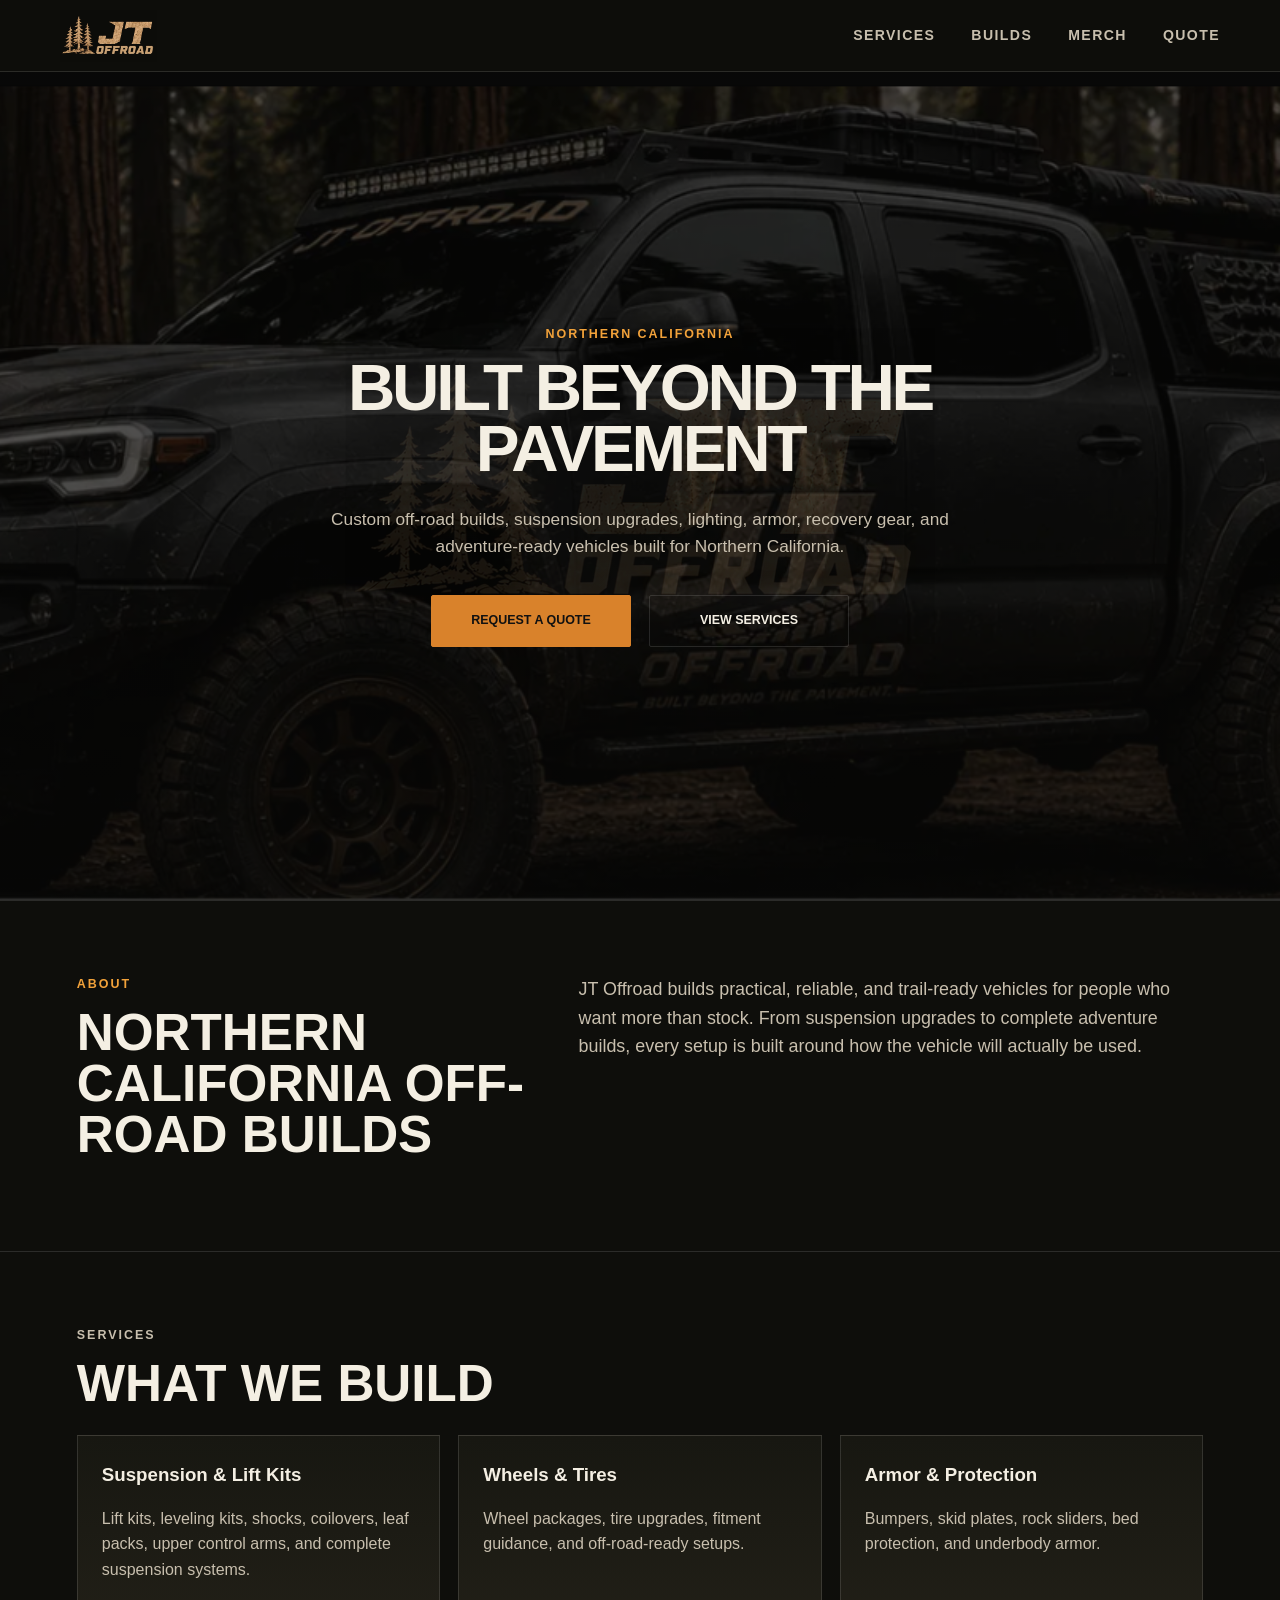
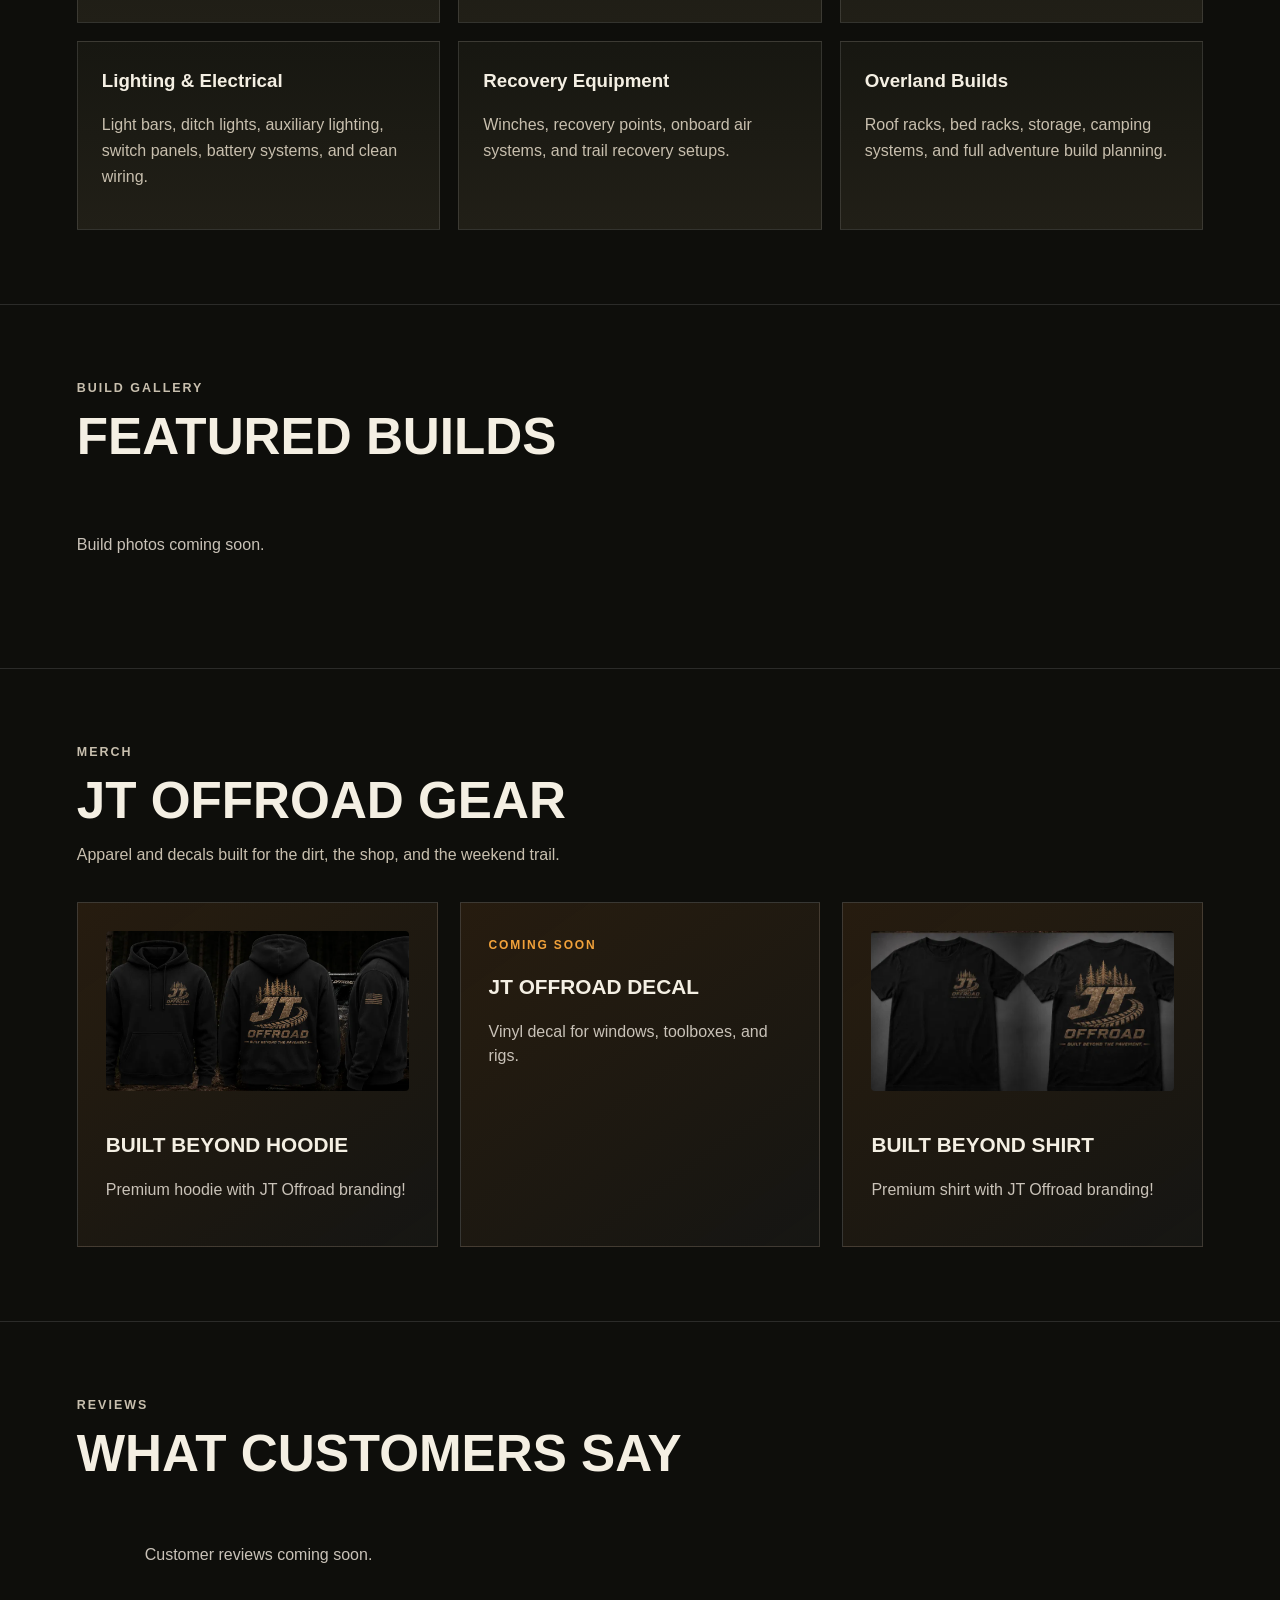
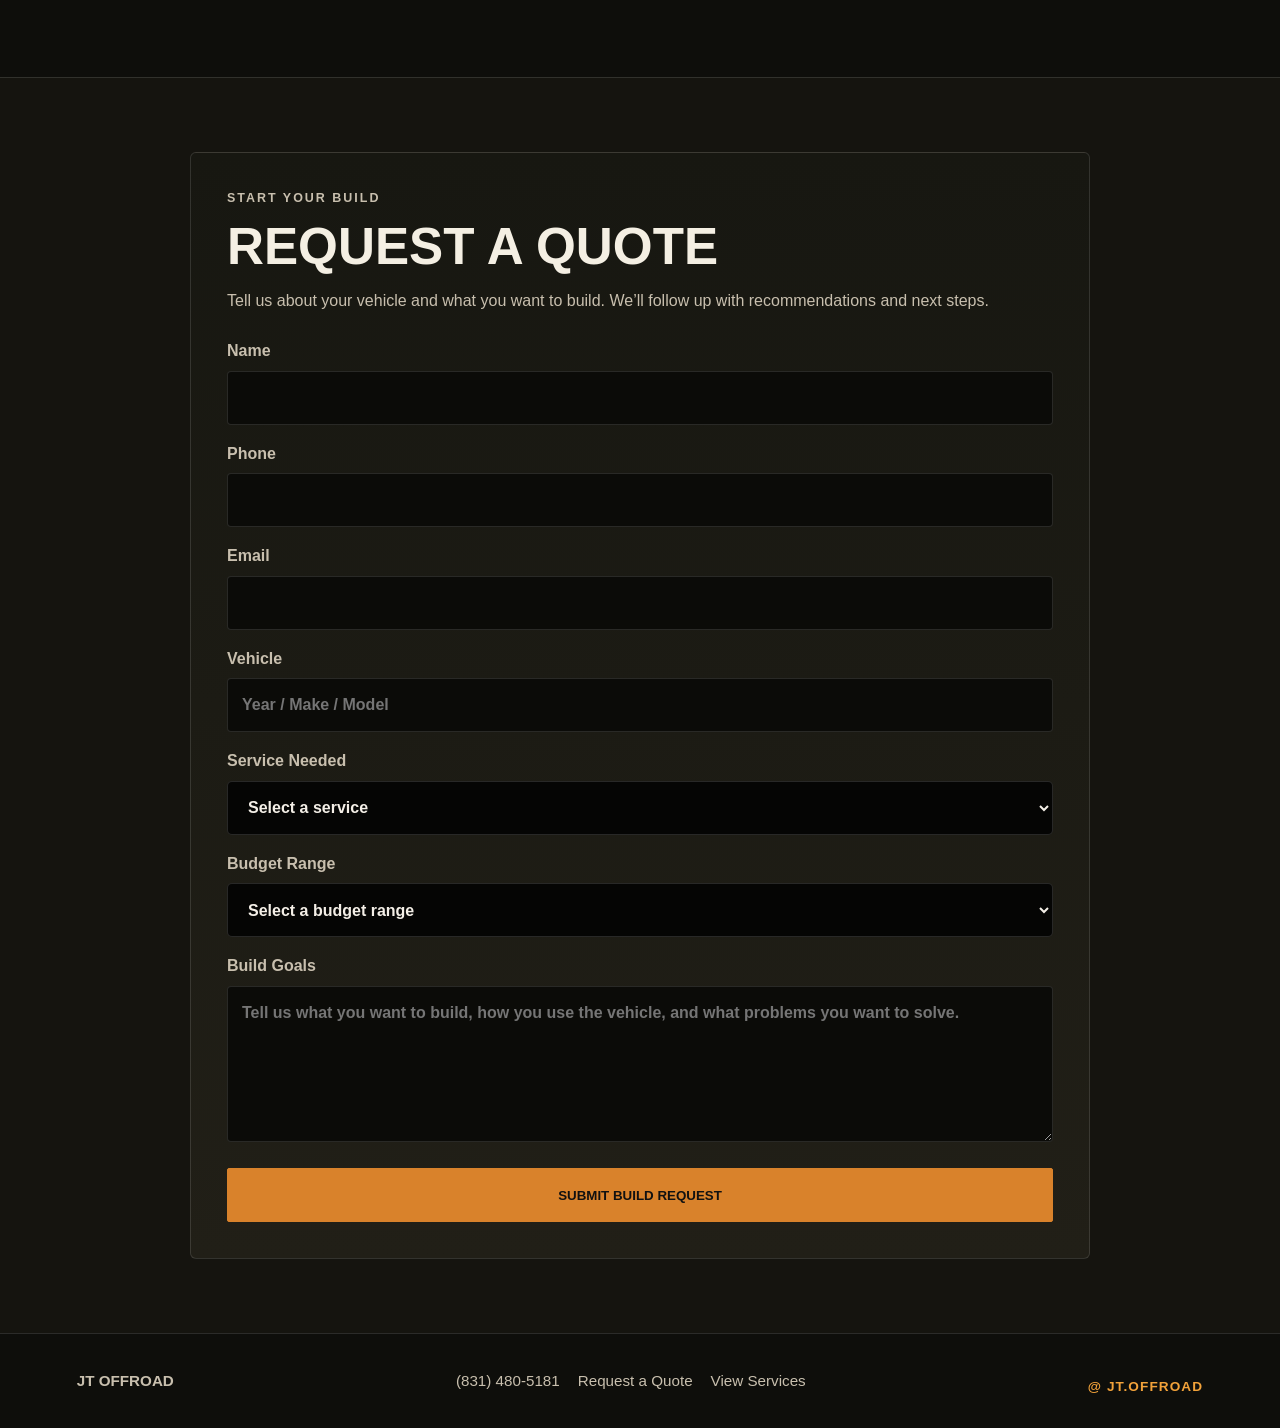
<file: index.html>
<!doctype html>
<html lang="en">
<head>
  <meta charset="utf-8">
  <meta name="viewport" content="width=device-width, initial-scale=1">
  <title>JT Offroad | Built Beyond the Pavement</title>
  <link rel="stylesheet" href="styles.css">
  <style>
    <link rel="icon" type="image/png" href="/favicon-96x96.png" sizes="96x96" />
<link rel="icon" type="image/svg+xml" href="/favicon.svg" />
<link rel="shortcut icon" href="/favicon.ico" />
<link rel="apple-touch-icon" sizes="180x180" href="/apple-touch-icon.png" />
<link rel="manifest" href="/site.webmanifest" />
    
  /* ══════════════════════════════════════
     HEADER — single row always
  ══════════════════════════════════════ */
  .site-header {
    display: flex !important;
    flex-direction: row !important;
    flex-wrap: nowrap !important;
    align-items: center !important;
    justify-content: space-between !important;
    height: 64px !important;
    padding: 0 20px !important;
    background: #080807 !important;
    position: sticky !important;
    top: 0 !important;
    z-index: 100 !important;
    box-sizing: border-box !important;
  }
  .brand {
    display: flex !important;
    align-items: center !important;
    text-decoration: none !important;
    flex-shrink: 0 !important;
  }
  .site-logo {
    height: 46px !important;
    width: auto !important;
    display: block !important;
    mix-blend-mode: lighten !important;
    background: transparent !important;
  }
  #business-name {
    color: #f4efe7;
    font-weight: 900;
    font-size: 1rem;
    letter-spacing: 0.06em;
    text-transform: uppercase;
  }
  .site-header nav {
    display: flex !important;
    flex-direction: row !important;
    flex-wrap: nowrap !important;
    align-items: center !important;
    gap: 16px !important;
    margin: 0 !important;
    padding: 0 !important;
  }
  .site-header nav a {
    font-size: 0.72rem !important;
    letter-spacing: 0.1em !important;
    text-transform: uppercase !important;
    white-space: nowrap !important;
    padding: 0 !important;
  }

  /* ══════════════════════════════════════
     HERO
  ══════════════════════════════════════ */
  .hero {
    position: relative !important;
    overflow: hidden !important;
    background: #080807 !important;
    min-height: calc(100vh - 64px) !important;
    display: flex !important;
    align-items: center !important;
    justify-content: center !important;
    text-align: center !important;
  }
  .hero-photo-bg {
    position: absolute !important;
    inset: 0 !important;
    background-size: cover !important;
    background-position: center !important;
    background-repeat: no-repeat !important;
    opacity: 0.42 !important;
    z-index: 0 !important;
  }
  .hero-photo-bg::after {
    content: '' !important;
    position: absolute !important;
    inset: 0 !important;
    background: linear-gradient(to bottom, rgba(8,8,7,0.1) 0%, rgba(8,8,7,0.3) 60%, rgba(8,8,7,0.6) 100%) !important;
  }
  .hero-bg-logo {
    position: absolute !important;
    top: 50% !important;
    left: 50% !important;
    transform: translate(-50%, -50%) !important;
    width: 70vw !important;
    max-width: 560px !important;
    opacity: 0.08 !important;
    z-index: 1 !important;
    pointer-events: none !important;
    user-select: none !important;
  }
  .hero-content {
    position: relative !important;
    z-index: 2 !important;
    padding: 40px 28px !important;
    width: 100% !important;
    max-width: 900px !important;
  }

  /* Buttons always side by side */
  .button-row {
    display: flex !important;
    flex-direction: row !important;
    flex-wrap: nowrap !important;
    justify-content: center !important;
    gap: 12px !important;
  }

  .hero .button {
    flex: 1 !important;
    max-width: 200px !important;
    min-height: 52px !important;
    text-align: center !important;
    padding: 14px 16px !important;
    font-size: 0.78rem !important;
    white-space: nowrap !important;
  }

  /* ══════════════════════════════════════
     FORM SUCCESS MESSAGE
  ══════════════════════════════════════ */
  .form-success {
    display: none;
    text-align: center;
    padding: 48px 24px;
  }
  .form-success .success-icon {
    font-size: 3rem;
    margin-bottom: 16px;
  }
  .form-success h3 {
    font-size: 1.8rem;
    text-transform: uppercase;
    letter-spacing: -0.02em;
    margin-bottom: 12px;
    color: #f4efe7;
  }
  .form-success p {
    color: #c9c2b8;
    font-size: 1rem;
    line-height: 1.6;
    max-width: 420px;
    margin: 0 auto 28px;
  }
  .form-success a {
    color: #f2a23a;
    font-weight: 700;
    text-decoration: none;
    font-size: .85rem;
    letter-spacing: .1em;
    text-transform: uppercase;
  }

  /* ══════════════════════════════════════
     DESKTOP
  ══════════════════════════════════════ */
  @media (min-width: 701px) {
    .site-header { height: 72px !important; padding: 0 60px !important; }
    .site-logo { height: 52px !important; }
    .site-header nav { gap: 36px !important; }
    .site-header nav a { font-size: 0.88rem !important; }
    .hero { min-height: calc(100vh - 72px) !important; }
    .hero-bg-logo { width: 46vw !important; max-width: 640px !important; opacity: 0.08 !important; }
    .hero-content { padding: 0 !important; }
    .hero h1 { font-size: clamp(4.1rem, 5vw, 5.8rem) !important; line-height: 0.94 !important; letter-spacing: -0.05em !important; max-width: 880px !important; margin: 0 auto 26px !important; }
    .hero-subtitle { max-width: 690px !important; margin: 0 auto 36px !important; font-size: 1.08rem !important; line-height: 1.55 !important; }
    .button-row { display: flex !important; justify-content: center !important; gap: 18px !important; }
    .button { min-width: 180px !important; min-height: 54px !important; padding: 15px 24px !important; }
  }

  /* ══════════════════════════════════════
     GALLERY
  ══════════════════════════════════════ */
  #gallery .build-grid { display: grid; grid-template-columns: repeat(3, 1fr); gap: 22px; margin-top: 34px; }
  #gallery .build-card { border: 1px solid rgba(255,255,255,.14); background: linear-gradient(145deg, rgba(217,130,43,.16), rgba(255,255,255,.03)); display: flex; flex-direction: column; overflow: hidden; border-radius: 4px; }
  #gallery .build-card img { width: 100%; height: 200px; object-fit: cover; }
  #gallery .build-card .build-body { padding: 20px 24px 24px; flex: 1; }
  #gallery .build-card span { color: #f2a23a; font-weight: 900; letter-spacing: .18em; font-size: .8rem; }
  #gallery .build-card h3 { text-transform: uppercase; font-size: 1.2rem; margin: 10px 0 8px; }
  #gallery .build-card p { color: #c9c2b8; line-height: 1.55; font-size: .9rem; }

  /* ══════════════════════════════════════
     MERCH
  ══════════════════════════════════════ */
  #merch .merch-grid { display: grid; grid-template-columns: repeat(3, 1fr); gap: 22px; margin-top: 34px; }
  #merch .merch-card { min-height: 230px; padding: 28px; border: 1px solid rgba(255,255,255,.14); background: linear-gradient(145deg, rgba(217,130,43,.12), rgba(255,255,255,.03)); }
  #merch .merch-card img { width: 100%; height: 160px; object-fit: cover; border-radius: 4px; margin-bottom: 16px; }
  #merch .merch-card span { color: #f2a23a; text-transform: uppercase; font-weight: 900; letter-spacing: .15em; font-size: .75rem; }
  #merch .merch-card h3 { margin-top: 14px; text-transform: uppercase; font-size: 1.3rem; }
  #merch .merch-card p { color: #c9c2b8; line-height: 1.55; }
  #merch .merch-card a { display: inline-block; margin-top: 14px; color: #f2a23a; text-decoration: none; font-weight: 700; font-size: .85rem; letter-spacing: .08em; text-transform: uppercase; }

  /* ══════════════════════════════════════
     QUOTE
  ══════════════════════════════════════ */
  #quote select { width: 100%; min-height: 54px; padding: 0 16px; background: #050504; color: #f4efe7; border: 1px solid rgba(255,255,255,.14); border-radius: 5px; font: inherit; }
  #quote select:focus, #quote input:focus, #quote textarea:focus { outline: none; border-color: #f2a23a; }

  /* ══════════════════════════════════════
     MOBILE GRIDS
  ══════════════════════════════════════ */
  @media (max-width: 700px) {
    #merch .merch-grid { grid-template-columns: 1fr; }
    #gallery .build-grid { grid-template-columns: 1fr; }
  }

  /* ══════════════════════════════════════
     FOOTER
  ══════════════════════════════════════ */
  .footer-social { margin-top: 10px; }
  .footer-social a { color: #f2a23a; text-decoration: none; font-size: .85rem; letter-spacing: .08em; text-transform: uppercase; font-weight: 700; }
  .footer-social a:hover { text-decoration: underline; }

  </style>
</head>
<body>
  <header class="site-header">
    <a class="brand" href="#">
      <img id="site-logo" class="site-logo" style="display:none;" alt="JT Offroad Logo">
      <span id="business-name">JT Offroad</span>
    </a>
    <nav>
      <a href="#services">Services</a>
      <a href="#gallery">Builds</a>
      <a href="#merch">Merch</a>
      <a href="#quote">Quote</a>
    </nav>
  </header>

  <main>
    <section class="hero">
      <div class="hero-photo-bg" id="hero-photo-bg"></div>
      <img id="hero-bg-logo" class="hero-bg-logo" src="" alt="">
      <div class="hero-content">
        <p class="eyebrow" id="hero-location"></p>
        <h1 id="hero-headline"></h1>
        <p class="hero-subtitle" id="hero-subheadline"></p>
        <div class="button-row">
          <a class="button primary" id="primary-btn" href="#quote">Request a Quote</a>
          <a class="button secondary" id="secondary-btn" href="#services">View Services</a>
        </div>
      </div>
    </section>

    <section class="section split" id="about">
      <div>
        <p class="eyebrow">About</p>
        <h2 id="about-title"></h2>
      </div>
      <p id="about-text"></p>
    </section>

    <section class="section" id="services">
      <div class="section-heading">
        <p class="eyebrow">Services</p>
        <h2>What We Build</h2>
      </div>
      <div class="card-grid" id="services-list"></div>
    </section>

    <section class="section gallery" id="gallery">
      <div class="section-heading">
        <p class="eyebrow">Build Gallery</p>
        <h2>Featured Builds</h2>
      </div>
      <div class="build-grid" id="gallery-list"></div>
    </section>

    <section class="section" id="merch">
      <div class="section-heading">
        <p class="eyebrow">Merch</p>
        <h2>JT Offroad Gear</h2>
        <p>Apparel and decals built for the dirt, the shop, and the weekend trail.</p>
      </div>
      <div class="merch-grid" id="merch-list"></div>
    </section>

    <section class="section reviews" id="reviews">
      <div class="section-heading">
        <p class="eyebrow">Reviews</p>
        <h2>What Customers Say</h2>
      </div>
      <div class="review-grid" id="reviews-list"></div>
    </section>

    <section class="section quote" id="quote">
      <div class="quote-card">
        <p class="eyebrow">Start Your Build</p>
        <h2>Request a Quote</h2>
        <p id="quote-intro"></p>

        <!-- Form -->
        <form id="quote-form" name="quote" method="POST" data-netlify="true">
          <input type="hidden" name="form-name" value="quote">
          <label>Name <input name="name" required></label>
          <label>Phone <input name="phone"></label>
          <label>Email <input type="email" name="email" required></label>
          <label>Vehicle <input name="vehicle" placeholder="Year / Make / Model"></label>
          <label>Service Needed
            <select name="service">
              <option value="">Select a service</option>
              <option>Suspension &amp; Lift Kits</option>
              <option>Wheels &amp; Tires</option>
              <option>Armor &amp; Protection</option>
              <option>Lighting &amp; Electrical</option>
              <option>Recovery Equipment</option>
              <option>Overland Build</option>
              <option>Not Sure Yet</option>
            </select>
          </label>
          <label>Budget Range
            <select name="budget">
              <option value="">Select a budget range</option>
              <option>Under $1,000</option>
              <option>$1,000 - $2,500</option>
              <option>$2,500 - $5,000</option>
              <option>$5,000 - $10,000</option>
              <option>$10,000+</option>
              <option>Not Sure Yet</option>
            </select>
          </label>
          <label>Build Goals
            <textarea name="message" rows="5" placeholder="Tell us what you want to build, how you use the vehicle, and what problems you want to solve."></textarea>
          </label>
          <button class="button primary" type="submit" id="submit-btn">Submit Build Request</button>
        </form>

        <!-- Success message shown after submit -->
        <div class="form-success" id="form-success">
          <div class="success-icon">✓</div>
          <h3>Request Received</h3>
          <p>We'll review your build details and follow up with recommendations and next steps.</p>
          <a href="#services">View Our Services</a>
        </div>
      </div>
    </section>
  </main>

  <footer class="site-footer">
    <strong id="footer-name">JT Offroad</strong>
    <div class="footer-links">
      <a id="footer-phone" href="#" style="display:none;">—</a>
      <a href="#quote">Request a Quote</a>
      <a href="#services">View Services</a>
    </div>
    <div class="footer-social" id="footer-social"></div>
  </footer>

  <script>
  // ── Quote form: submit via fetch, show success in-page (no redirect) ──
  const quoteForm = document.getElementById('quote-form');
  const formSuccess = document.getElementById('form-success');
  const submitBtn = document.getElementById('submit-btn');

  quoteForm.addEventListener('submit', function(e) {
    e.preventDefault();
    submitBtn.textContent = 'Sending...';
    submitBtn.disabled = true;

    const formData = new FormData(quoteForm);

    fetch('/', {
      method: 'POST',
      headers: { 'Content-Type': 'application/x-www-form-urlencoded' },
      body: new URLSearchParams(formData).toString()
    })
    .then(function() {
      quoteForm.style.display = 'none';
      formSuccess.style.display = 'block';
    })
    .catch(function() {
      // Even if fetch errors, show success — Netlify usually processes it
      quoteForm.style.display = 'none';
      formSuccess.style.display = 'block';
    });
  });

  // ── Load CMS content ──
  fetch('/content/site.json')
    .then(r => r.json())
    .then(d => {
      const nameEl = document.getElementById('business-name');
      if (d.business_name) nameEl.textContent = d.business_name;
      document.getElementById('footer-name').textContent = d.business_name || 'JT Offroad';
      document.title = (d.business_name || 'JT Offroad') + ' | Built Beyond the Pavement';

      const logo = document.getElementById('site-logo');
      if (d.logo_image) {
        logo.src = d.logo_image;
        logo.style.display = 'block';
        nameEl.style.display = 'none';
      }

      const heroBgLogo = document.getElementById('hero-bg-logo');
      if (d.logo_image) heroBgLogo.src = d.logo_image;

      const heroBg = document.getElementById('hero-photo-bg');
      if (d.hero_image) heroBg.style.backgroundImage = 'url(' + d.hero_image + ')';

      setText('hero-location', d.location);
      setText('hero-headline', d.headline);
      setText('hero-subheadline', d.subheadline);
      setText('about-title', d.about_title);
      setText('about-text', d.about_text);
      setText('quote-intro', d.quote_intro);

      const pb = document.getElementById('primary-btn');
      const sb = document.getElementById('secondary-btn');
      if (d.primary_button_text) pb.textContent = d.primary_button_text;
      if (d.primary_button_link) pb.href = d.primary_button_link;
      if (d.secondary_button_text) sb.textContent = d.secondary_button_text;
      if (d.secondary_button_link) sb.href = d.secondary_button_link;

      const phoneEl = document.getElementById('footer-phone');
      if (d.phone) {
        phoneEl.textContent = d.phone;
        phoneEl.href = 'tel:' + d.phone.replace(/\D/g, '');
        phoneEl.style.display = '';
      }

      const social = document.getElementById('footer-social');
      if (d.instagram) {
        const handle = d.instagram.startsWith('http') ? d.instagram : 'https://instagram.com/' + d.instagram.replace('@','');
        social.innerHTML = '<a href="' + handle + '" target="_blank" rel="noopener">@ ' + d.instagram + '</a>';
      }

      const servicesList = document.getElementById('services-list');
      if (d.services && d.services.length) {
        servicesList.innerHTML = d.services.map(s =>
          '<article class="card"><h3>' + s.title + '</h3><p>' + s.description + '</p></article>'
        ).join('');
      }

      const galleryList = document.getElementById('gallery-list');
      if (d.gallery && d.gallery.length) {
        galleryList.innerHTML = d.gallery.map((b,i) =>
          '<article class="build-card">' +
          (b.image ? '<img src="' + b.image + '" alt="' + b.title + '">' : '') +
          '<div class="build-body"><span>' + String(i+1).padStart(2,'0') + '</span>' +
          '<h3>' + b.title + '</h3>' +
          (b.description ? '<p>' + b.description + '</p>' : '') +
          '</div></article>'
        ).join('');
      } else {
        galleryList.innerHTML = '<p style="color:#c9c2b8;padding:20px 0;">Build photos coming soon.</p>';
      }

      const merchList = document.getElementById('merch-list');
      if (d.merch && d.merch.length) {
        merchList.innerHTML = d.merch.map(m =>
          '<article class="merch-card">' +
          (m.image ? '<img src="' + m.image + '" alt="' + m.name + '">' : '<span>Coming Soon</span>') +
          '<h3>' + m.name + '</h3><p>' + m.description + '</p>' +
          (m.link && m.link !== '#' ? '<a href="' + m.link + '" target="_blank">Shop Now</a>' : '') +
          '</article>'
        ).join('');
      } else {
        merchList.innerHTML = '<p style="color:#c9c2b8;padding:20px 0;">Merch coming soon.</p>';
      }

      const reviewsList = document.getElementById('reviews-list');
      if (d.reviews && d.reviews.length) {
        reviewsList.innerHTML = d.reviews.map(r =>
          '<article class="review-card"><p>"' + r.text + '"</p><strong>— ' + r.name + '</strong></article>'
        ).join('');
      } else {
        reviewsList.innerHTML = '<p style="color:#c9c2b8;text-align:center;padding:20px 0;">Customer reviews coming soon.</p>';
      }
    })
    .catch(err => console.warn('Could not load site.json:', err));

  function setText(id, val) {
    if (val) document.getElementById(id).textContent = val;
  }
  </script>

  <script src="script.js"></script>
  <script src="https://identity.netlify.com/v1/netlify-identity-widget.js"></script>
</body>
</html>
</file>
<file: styles.css>
:root{--bg:#0e0e0b;--panel:#171711;--panel2:#211f17;--text:#f4efe3;--muted:#c8bfae;--accent:#d9822b;--accent2:#f2a23a;--border:rgba(255,255,255,.12)}*{box-sizing:border-box}html{scroll-behavior:smooth}body{margin:0;font-family:Arial,Helvetica,sans-serif;background:var(--bg);color:var(--text);line-height:1.6}a{color:inherit;text-decoration:none}.site-header{position:sticky;top:0;z-index:10;display:flex;justify-content:space-between;align-items:center;padding:18px clamp(18px,4vw,56px);background:rgba(14,14,11,.9);backdrop-filter:blur(10px);border-bottom:1px solid var(--border)}.brand{display:flex;align-items:center;gap:12px;font-weight:800;letter-spacing:.04em;text-transform:uppercase}.brand-mark{display:grid;place-items:center;width:42px;height:42px;border:2px solid var(--accent);color:var(--accent2)}nav{display:flex;gap:22px;color:var(--muted);font-weight:700}nav a:hover{color:var(--accent2)}.hero{min-height:74vh;display:grid;align-items:center;padding:90px clamp(20px,6vw,80px);background:radial-gradient(circle at 20% 20%,rgba(217,130,43,.26),transparent 30%),linear-gradient(120deg,rgba(0,0,0,.4),rgba(0,0,0,.8)),repeating-linear-gradient(135deg,rgba(255,255,255,.03) 0 2px,transparent 2px 10px)}.hero-content{max-width:850px}.eyebrow{margin:0 0 12px;color:var(--accent2);font-weight:800;text-transform:uppercase;letter-spacing:.16em;font-size:.78rem}h1{margin:0;font-size:clamp(3rem,8vw,7rem);line-height:.9;text-transform:uppercase;letter-spacing:-.05em}h2{margin:0 0 16px;font-size:clamp(2rem,4vw,3.2rem);line-height:1;text-transform:uppercase}h3{margin:0 0 8px}.hero-subtitle{max-width:720px;margin:24px 0 0;font-size:clamp(1.1rem,2vw,1.4rem);color:var(--muted)}.button-row{display:flex;flex-wrap:wrap;gap:14px;margin-top:32px}.button{display:inline-flex;justify-content:center;align-items:center;border-radius:2px;padding:13px 20px;font-weight:900;text-transform:uppercase;border:1px solid var(--border);cursor:pointer}.primary{background:var(--accent);color:#111;border-color:var(--accent)}.secondary{background:transparent;color:var(--text)}.section{padding:74px clamp(20px,6vw,80px);border-top:1px solid var(--border)}.split{display:grid;grid-template-columns:minmax(0,.85fr) minmax(0,1.15fr);gap:40px;align-items:start}.split p:last-child{margin:0;color:var(--muted);font-size:1.12rem}.section-heading{max-width:760px;margin-bottom:26px}.section-heading p{color:var(--muted)}.card-grid,.review-grid,.placeholder-grid{display:grid;grid-template-columns:repeat(3,minmax(0,1fr));gap:18px}.card,.review-card,.quote-card,.placeholder-grid div{background:linear-gradient(180deg,var(--panel),var(--panel2));border:1px solid var(--border);padding:24px}.card p,.review-card p,.quote-card p{color:var(--muted)}.text-link{color:var(--accent2);font-weight:800}.placeholder-grid div{display:grid;place-items:center;min-height:220px;color:var(--muted);text-transform:uppercase;letter-spacing:.08em;font-weight:800}.quote{background:#15140f}.quote-card{max-width:860px;margin:0 auto}form{display:grid;gap:16px;margin-top:24px}label{display:grid;gap:7px;color:var(--muted);font-weight:700}input,textarea{width:100%;padding:13px 14px;border:1px solid var(--border);background:#0b0b08;color:var(--text);font:inherit}.site-footer{display:flex;flex-wrap:wrap;justify-content:space-between;gap:18px;padding:30px clamp(20px,6vw,80px);border-top:1px solid var(--border);color:var(--muted)}.footer-links{display:flex;flex-wrap:wrap;gap:18px}@media(max-width:800px){.site-header{align-items:flex-start;gap:14px;flex-direction:column}nav{width:100%;overflow-x:auto;gap:16px}.split,.card-grid,.review-grid,.placeholder-grid{grid-template-columns:1fr}.hero{min-height:auto}}
.site-logo {
  height: 70px;
  width: auto;
}
.hero {
  min-height: 850px;
  display: flex;
  align-items: center;
  justify-content: center;
  text-align: center;

  background-size: cover;
  background-position: center;
  background-repeat: no-repeat;
}

.hero-content {
  max-width: 950px;
  margin: 0 auto;
}
.hero-logo {
  width: 100%;
  max-width: 500px;
  height: auto;
  margin-bottom: 20px;

  opacity: .92;
  filter: drop-shadow(0 15px 30px rgba(0,0,0,.6));
}

.hero h1 {
  font-size: clamp(2.5rem, 6vw, 5rem);
  line-height: .95;
  margin-bottom: 20px;
}

.hero-subtitle {
  max-width: 750px;
  margin: 0 auto 30px;
}

.button-row {
  justify-content: center;
}
.hero {
  position: relative;
  overflow: hidden;
}

.hero-bg-logo {
  position: absolute;
  top: -30px;
  left: 50%;
  transform: translateX(-50%);
  width: 760px;
  max-width: 80%;
  opacity: 0.65;
  z-index: 0;
  pointer-events: none;
  filter: brightness(1.25) contrast(1.15);
}

.hero-content {
  position: relative;
  z-index: 1;
}
/* PROFESSIONAL RESPONSIVE POLISH */

/* Desktop quote form cleanup */
.quote-card {
  max-width: 900px;
  margin: 0 auto;
  padding: 36px;
  border-radius: 6px;
}

form input,
form textarea {
  border-radius: 4px;
  min-height: 54px;
}

form button {
  margin-top: 10px;
  min-height: 56px;
}

/* Footer cleanup */
.site-footer {
  align-items: center;
  font-size: 0.95rem;
}

.footer-links a {
  color: var(--muted);
}

.footer-links a:hover {
  color: var(--accent2);
}

/* Mobile polish */
@media (max-width: 700px) {
  .site-header {
    padding: 24px 28px;
    gap: 22px;
  }

  .brand {
    font-size: 1.35rem;
  }

  nav {
    gap: 26px;
    font-size: 1.05rem;
    flex-wrap: wrap;
  }

  .hero {
  min-height: 620px;
  padding: 30px 24px 55px;
}

  .hero-bg-logo {
  top: 45px;
  width: 500px;
  max-width: 92%;
  opacity: 0.38;
}

  .hero h1 {
  font-size: clamp(2.25rem, 9.5vw, 3.2rem);
  line-height: 0.95;
}

  .hero-subtitle {
  font-size: 1rem;
  line-height: 1.5;
  max-width: 95%;
}

 .button-row {
  gap: 14px;
  margin-top: 26px;
}

  .button {
    width: 100%;
    min-height: 58px;
  }

  .section {
    padding: 58px 24px;
  }

  .quote-card {
    padding: 24px;
  }

  .site-footer {
    flex-direction: column;
    align-items: flex-start;
    padding: 28px 24px;
  }

  .footer-links {
    flex-direction: column;
    gap: 10px;
  }
}
/* FINAL MOBILE + DESKTOP POLISH */

@media (max-width: 700px) {
  .site-header {
    padding: 18px 24px;
    gap: 16px;
  }

  .brand {
    font-size: 1.15rem;
    letter-spacing: .08em;
  }

  nav {
    gap: 22px;
    font-size: 1rem;
  }

  .hero {
    min-height: 690px;
    padding: 45px 24px 70px;
  }

  .hero-bg-logo {
    top: 10px;
    width: 560px;
    max-width: 95%;
    opacity: 0.45;
  }

  .hero h1 {
    font-size: clamp(2.4rem, 10vw, 3.6rem);
    line-height: 0.95;
  }

  .hero-subtitle {
    font-size: 1.05rem;
    line-height: 1.55;
  }

  .button-row {
    gap: 18px;
  }


/* Desktop quote form improvement */
.quote-card {
  max-width: 850px;
  border-radius: 8px;
  box-shadow: 0 20px 60px rgba(0,0,0,.25);
}

.quote-card label {
  font-size: .95rem;
  letter-spacing: .02em;
}

.quote-card input,
.quote-card textarea {
  border-radius: 5px;
  border: 1px solid rgba(255,255,255,.14);
}

.quote-card button {
  border-radius: 5px;
  letter-spacing: .04em;
}
/* BEST MOBILE HERO VERSION */
@media (max-width: 700px) {
  .site-header {
    padding: 24px 28px 22px !important;
    gap: 18px !important;
  }

  .brand {
    font-size: 1.18rem !important;
    letter-spacing: .08em !important;
  }

  nav {
    gap: 24px !important;
    font-size: 1rem !important;
  }

  .hero {
    min-height: 740px !important;
    padding: 120px 24px 80px !important;
    align-items: flex-start !important;
  }

  .hero-bg-logo {
    top: 48px !important;
    width: 460px !important;
    max-width: 88% !important;
    opacity: 0.42 !important;
  }

  .hero-content {
    max-width: 100% !important;
    margin-top: 170px !important;
  }

  .eyebrow {
    font-size: .72rem !important;
    letter-spacing: .22em !important;
    margin-bottom: 14px !important;
  }

  .hero h1 {
    font-size: clamp(2.25rem, 9.2vw, 3.25rem) !important;
    line-height: .95 !important;
    letter-spacing: -.04em !important;
    margin-bottom: 24px !important;
  }

  .hero-subtitle {
    font-size: 1rem !important;
    line-height: 1.55 !important;
    max-width: 92% !important;
    margin: 0 auto 24px !important;
  }

  .button-row {
    flex-direction: column !important;
    gap: 14px !important;
    max-width: 340px !important;
    margin: 0 auto !important;
  }

  .button {
    width: 100% !important;
    min-height: 56px !important;
    padding: 14px 18px !important;
    font-size: .95rem !important;
  }

  .section {
    padding-top: 70px !important;
  }
}
/* PROFESSIONAL SERVICES SECTION */

#services {
  background:
    linear-gradient(180deg, rgba(255,255,255,.02), rgba(0,0,0,.15)),
    var(--bg);
}

#services .section-heading {
  margin-bottom: 38px;
}

#services .card-grid {
  display: grid;
  grid-template-columns: repeat(3, 1fr);
  gap: 22px;
}

#services .card {
  min-height: 230px;
  padding: 28px;
  border: 1px solid rgba(255,255,255,.12);
  background:
    linear-gradient(145deg, rgba(217,130,43,.08), rgba(255,255,255,.02)),
    #15140f;
  border-radius: 8px;
  transition: transform .2s ease, border-color .2s ease, background .2s ease;
}

#services .card:hover {
  transform: translateY(-4px);
  border-color: rgba(242,162,58,.45);
  background:
    linear-gradient(145deg, rgba(217,130,43,.16), rgba(255,255,255,.03)),
    #17150f;
}

#services .card h3 {
  color: var(--text);
  font-size: 1.25rem;
  line-height: 1.15;
  text-transform: uppercase;
  letter-spacing: .04em;
  margin-bottom: 14px;
}

#services .card p {
  color: var(--muted);
  font-size: 1rem;
  line-height: 1.55;
}

/* Mobile services */
@media (max-width: 700px) {
  #services .card-grid {
    grid-template-columns: 1fr;
    gap: 16px;
  }

  #services .card {
    min-height: auto;
    padding: 24px;
  }

  #services .card h3 {
    font-size: 1.15rem;
  }
}
/* SERVICE CARD POLISH */
#services .card {
  position: relative;
  overflow: hidden;
}

#services .card::before {
  content: "";
  display: block;
  width: 42px;
  height: 4px;
  background: var(--accent);
  margin-bottom: 22px;
}

#services .card h3 {
  font-size: 1.2rem;
  text-transform: uppercase;
  letter-spacing: .03em;
}

#services .card p {
  font-size: 1rem;
  line-height: 1.65;
}

#services .card:hover {
  border-color: rgba(242,162,58,.55);
  transform: translateY(-3px);
}
/* BUILD GALLERY PLACEHOLDER CARDS */
.build-grid {
  display: grid;
  grid-template-columns: repeat(3, 1fr);
  gap: 22px;
}

.build-card {
  min-height: 260px;
  padding: 28px;
  border: 1px solid rgba(255,255,255,.12);
  background:
    linear-gradient(145deg, rgba(217,130,43,.16), rgba(0,0,0,.3)),
    #15140f;
  display: flex;
  flex-direction: column;
  justify-content: flex-end;
}

.build-card span {
  color: var(--accent2);
  font-weight: 900;
  letter-spacing: .16em;
  margin-bottom: auto;
}

.build-card h3 {
  text-transform: uppercase;
  font-size: 1.35rem;
  margin-bottom: 10px;
}

.build-card p {
  color: var(--muted);
  line-height: 1.55;
}

@media (max-width: 700px) {
  .build-grid {
    grid-template-columns: 1fr;
  }

  .build-card {
    min-height: 220px;
  }
}
/* FORCE BUILD GALLERY CARDS */
#gallery .build-grid {
  display: grid !important;
  grid-template-columns: repeat(3, 1fr) !important;
  gap: 22px !important;
  margin-top: 34px !important;
}

#gallery .build-card {
  min-height: 260px !important;
  padding: 28px !important;
  border: 1px solid rgba(255,255,255,.14) !important;
  background: linear-gradient(145deg, rgba(217,130,43,.16), rgba(255,255,255,.03)) !important;
  display: flex !important;
  flex-direction: column !important;
  justify-content: flex-end !important;
}

#gallery .build-card span {
  color: var(--accent2) !important;
  font-weight: 900 !important;
  letter-spacing: .18em !important;
  margin-bottom: auto !important;
}

#gallery .build-card h3 {
  text-transform: uppercase !important;
  font-size: 1.35rem !important;
  margin-bottom: 12px !important;
}

#gallery .build-card p {
  color: var(--muted) !important;
  line-height: 1.55 !important;
}

@media (max-width: 700px) {
  #gallery .build-grid {
    grid-template-columns: 1fr !important;
  }
}
/* MERCH SECTION */
.merch-grid {
  display: grid;
  grid-template-columns: repeat(3, 1fr);
  gap: 22px;
  margin-top: 34px;
}

.merch-card {
  min-height: 230px;
  padding: 28px;
  border: 1px solid rgba(255,255,255,.14);
  background: linear-gradient(145deg, rgba(217,130,43,.12), rgba(255,255,255,.03));
}

.merch-card span {
  color: var(--accent2);
  text-transform: uppercase;
  font-weight: 900;
  letter-spacing: .15em;
  font-size: .75rem;
}

.merch-card h3 {
  margin-top: 28px;
  text-transform: uppercase;
  font-size: 1.3rem;
}

.merch-card p {
  color: var(--muted);
  line-height: 1.55;
}

@media (max-width: 700px) {
  .merch-grid {
    grid-template-columns: 1fr;
  }
}
/* DESKTOP HERO FINAL POLISH */
@media (min-width: 701px) {
  .hero {
    min-height: calc(100vh - 72px) !important;
    padding: 70px 40px 90px !important;
    align-items: center !important;
  }

  .hero-bg-logo {
    top: 55px !important;
    width: 720px !important;
    max-width: 52vw !important;
    opacity: 0.34 !important;
  }

  .hero-content {
    max-width: 850px !important;
    margin-top: 120px !important;
  }

  .eyebrow {
    margin-bottom: 16px !important;
  }

  .hero h1 {
    font-size: clamp(4rem, 5.8vw, 6.2rem) !important;
    line-height: 0.95 !important;
    letter-spacing: -0.04em !important;
    margin-bottom: 28px !important;
  }

  .hero-subtitle {
    max-width: 760px !important;
    margin: 0 auto 34px !important;
    font-size: 1.18rem !important;
    line-height: 1.55 !important;
  }

  .button-row {
    justify-content: center !important;
    gap: 18px !important;
  }

  .button {
    min-width: 180px !important;
    min-height: 54px !important;
  }
}
</file>
